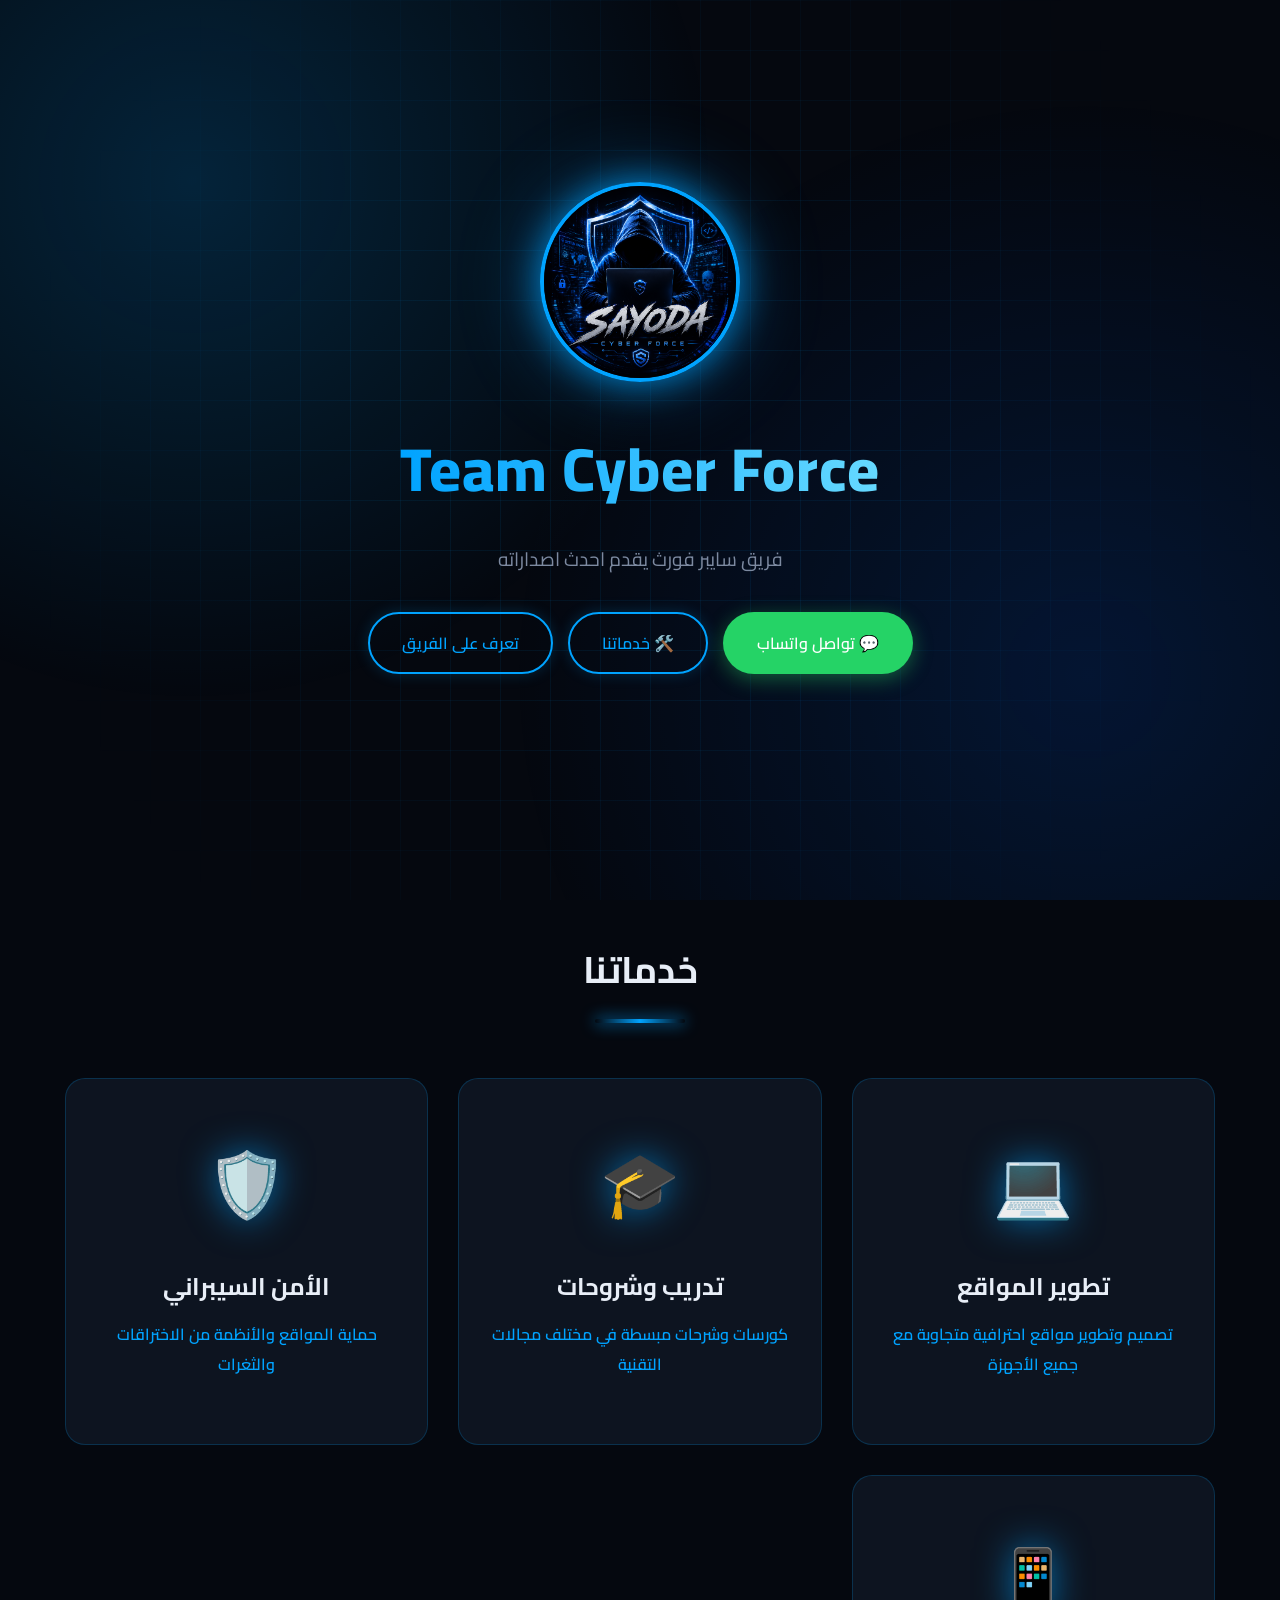
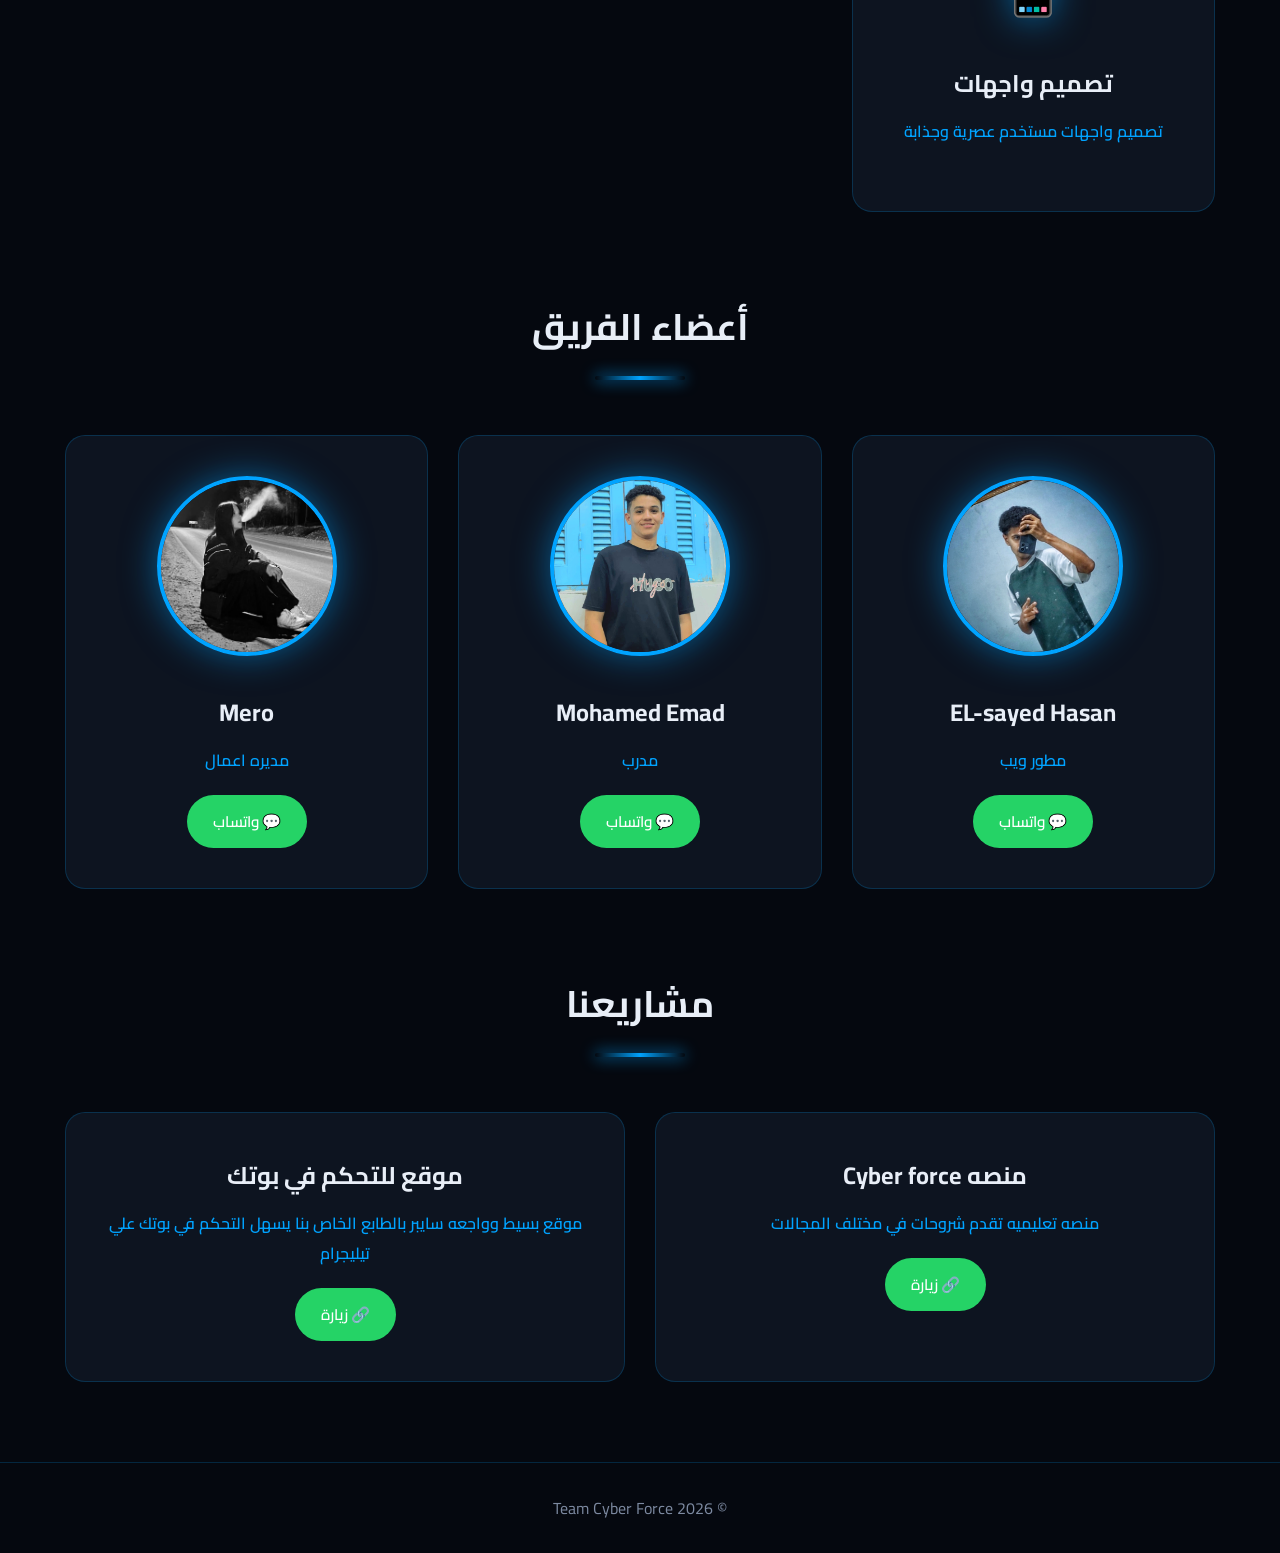
<file: index.html>
<!DOCTYPE html>
<html lang="ar" dir="rtl">
<head>
  <meta charset="UTF-8">
  <meta name="viewport" content="width=device-width, initial-scale=1.0">

  <!-- ===== الأرشفة ===== -->
  <meta name="robots" content="index, follow">
  <meta name="googlebot" content="index, follow">
  <meta name="googlebot-image" content="index, follow">

  <!-- ===== SEO ===== -->
  <title>Team Cyber Force | فريق تطوير وأمن سيبراني</title>
  <meta name="description" content="Team Cyber Force - فريق متخصص في تطوير المواقع، التدريب، والأمن السيبراني. تعرف على خدماتنا وفريقنا وتواصل معنا عبر واتساب.">
  <meta name="keywords" content="Team Cyber Force, تطوير مواقع, أمن سيبراني, تدريب, شروحات, فريق برمجة, تصميم واجهات">
  <meta name="author" content="Team Cyber Force">
  <link rel="canonical" href="https://elsayedhasaneisa1-collab.github.io/team-cyber-force-/">

  <!-- ===== Open Graph (واتساب / فيسبوك) ===== -->
  <meta property="og:type" content="website">
  <meta property="og:site_name" content="Team Cyber Force">
  <meta property="og:title" content="Team Cyber Force | فريق تطوير وأمن سيبراني">
  <meta property="og:description" content="فريق متخصص في تطوير المواقع، التدريب، والأمن السيبراني. تعرف على خدماتنا وفريقنا وتواصل معنا عبر واتساب.">
  <meta property="og:url" content="https://elsayedhasaneisa1-collab.github.io/team-cyber-force-/">
  <meta property="og:image" content="https://elsayedhasaneisa1-collab.github.io/team-cyber-force-/og-image.png">
  <meta property="og:image:secure_url" content="https://elsayedhasaneisa1-collab.github.io/team-cyber-force-/og-image.png">
  <meta property="og:image:type" content="image/png">
  <meta property="og:image:width" content="1200">
  <meta property="og:image:height" content="630">
  <meta property="og:image:alt" content="Team Cyber Force">
  <meta property="og:locale" content="ar_AR">

  <!-- ===== Twitter Card ===== -->
  <meta name="twitter:card" content="summary_large_image">
  <meta name="twitter:title" content="Team Cyber Force | فريق تطوير وأمن سيبراني">
  <meta name="twitter:description" content="فريق متخصص في تطوير المواقع، التدريب، والأمن السيبراني">
  <meta name="twitter:image" content="https://elsayedhasaneisa1-collab.github.io/team-cyber-force-/og-image.png">

  <!-- ===== Favicon ===== -->
  <link rel="icon" type="image/png" href="logo.png">

  <!-- ===== Schema ===== -->
  <script type="application/ld+json">
  {
    "@context": "https://schema.org",
    "@type": "Organization",
    "name": "Team Cyber Force",
    "url": "https://elsayedhasaneisa1-collab.github.io/team-cyber-force-/",
    "logo": "https://elsayedhasaneisa1-collab.github.io/team-cyber-force-/logo.png",
    "description": "فريق متخصص في تطوير المواقع، التدريب، والأمن السيبراني"
  }
  </script>

  <!-- ===== الخطوط والستايل ===== -->
  <link rel="stylesheet" href="style.css">
  <link href="https://fonts.googleapis.com/css2?family=Cairo:wght@400;600;800&display=swap" rel="stylesheet">
</head>

<body>

  <div class="grid-bg"></div>
  <div class="glow-bg"></div>

  <header class="hero">
    <img id="logo" src="" alt="Team Cyber Force Logo" class="logo" draggable="false">
    <h1 id="site-name"></h1>
    <p id="site-desc"></p>
    <div class="hero-buttons">
      <a id="main-whatsapp" class="btn btn-whatsapp" target="_blank">
        💬 تواصل واتساب
      </a>
      <a href="#services" class="btn btn-outline">🛠️ خدماتنا</a>
      <a href="#team" class="btn btn-outline">تعرف على الفريق</a>
    </div>
  </header>

  <section id="services" class="section">
    <h2 class="section-title">خدماتنا</h2>
    <div id="services-container" class="grid"></div>
  </section>

  <section id="team" class="section">
    <h2 class="section-title">أعضاء الفريق</h2>
    <div id="team-container" class="grid"></div>
  </section>

  <section id="projects" class="section">
    <h2 class="section-title">مشاريعنا</h2>
    <div id="projects-container" class="grid"></div>
  </section>

  <footer>
    <p>© 2026 Team Cyber Force</p>
  </footer>

  <script src="admin.js"></script>
  <script src="script.js"></script>
</body>
</html>
</file>
<file: style.css>
:root {
  --main-color: #00a3ff;
  --main-dark: #0072b8;
  --dark: #05080f;
  --card: #0d1420;
  --border: rgba(0, 163, 255, 0.2);
  --text: #e8eef7;
  --muted: #7d8aa1;
}

* { margin: 0; padding: 0; box-sizing: border-box; }

html { scroll-behavior: smooth; }

body {
  font-family: 'Cairo', sans-serif;
  background: var(--dark);
  color: var(--text);
  overflow-x: hidden;
  position: relative;

  -webkit-user-select: none;
  -moz-user-select: none;
  -ms-user-select: none;
  user-select: none;

  -webkit-touch-callout: none;
  -webkit-tap-highlight-color: transparent;
}

a, button { -webkit-user-select: auto; user-select: auto; }

img {
  -webkit-user-drag: none;
  user-drag: none;
  -webkit-touch-callout: none;
}

/* ===== خلفية المربعات ===== */
.grid-bg {
  position: fixed;
  inset: 0;
  background-image:
    linear-gradient(rgba(0, 163, 255, 0.08) 1px, transparent 1px),
    linear-gradient(90deg, rgba(0, 163, 255, 0.08) 1px, transparent 1px);
  background-size: 50px 50px;
  z-index: -2;
  animation: gridMove 20s linear infinite;
  mask-image: radial-gradient(circle at center, black 30%, transparent 80%);
  -webkit-mask-image: radial-gradient(circle at center, black 30%, transparent 80%);
}

@keyframes gridMove {
  from { background-position: 0 0; }
  to { background-position: 50px 50px; }
}

/* ===== توهج أزرق ===== */
.glow-bg {
  position: fixed;
  inset: 0;
  background:
    radial-gradient(circle at 15% 20%, rgba(0, 163, 255, 0.18), transparent 40%),
    radial-gradient(circle at 85% 75%, rgba(0, 100, 255, 0.15), transparent 45%);
  z-index: -1;
  animation: glowPulse 8s ease-in-out infinite;
}

@keyframes glowPulse {
  0%, 100% { opacity: 0.7; }
  50% { opacity: 1; }
}

/* ===== الهيدر ===== */
.hero {
  min-height: 95vh;
  display: flex;
  flex-direction: column;
  justify-content: center;
  align-items: center;
  text-align: center;
  padding: 20px;
}

.logo {
  width: 200px;
  height: 200px;
  border-radius: 50%;
  border: 4px solid var(--main-color);
  box-shadow:
    0 0 35px rgba(0, 163, 255, 0.7),
    0 0 80px rgba(0, 163, 255, 0.4),
    inset 0 0 35px rgba(0, 163, 255, 0.25);
  margin-bottom: 30px;
  animation: float 3s ease-in-out infinite;
  object-fit: cover;
}

@keyframes float {
  0%, 100% { transform: translateY(0); }
  50% { transform: translateY(-12px); }
}

.hero h1 {
  font-size: 3.8rem;
  font-weight: 800;
  background: linear-gradient(90deg, #00a3ff, #66d9ff, #00a3ff);
  background-size: 200% auto;
  -webkit-background-clip: text;
  -webkit-text-fill-color: transparent;
  background-clip: text;
  margin-bottom: 15px;
  animation: shine 3s linear infinite;
  letter-spacing: 1px;
}

@keyframes shine {
  to { background-position: 200% center; }
}

.hero p {
  color: var(--muted);
  font-size: 1.2rem;
  margin-bottom: 35px;
  max-width: 600px;
}

.hero-buttons {
  display: flex;
  gap: 15px;
  flex-wrap: wrap;
  justify-content: center;
}

/* ===== الأزرار ===== */
.btn {
  display: inline-block;
  padding: 14px 32px;
  border-radius: 50px;
  text-decoration: none;
  font-weight: 600;
  font-size: 1rem;
  transition: all 0.3s;
  cursor: pointer;
  border: 2px solid transparent;
}

.btn-whatsapp {
  background: #25D366;
  color: white;
  box-shadow: 0 5px 20px rgba(37, 211, 102, 0.4);
}

.btn-whatsapp:hover {
  transform: translateY(-3px);
  box-shadow: 0 10px 30px rgba(37, 211, 102, 0.7);
}

.btn-outline {
  background: transparent;
  border: 2px solid var(--main-color);
  color: var(--main-color);
  box-shadow: 0 0 15px rgba(0, 163, 255, 0.2);
}

.btn-outline:hover {
  background: var(--main-color);
  color: var(--dark);
  box-shadow: 0 0 30px rgba(0, 163, 255, 0.6);
}

/* ===== الأقسام ===== */
.section {
  max-width: 1200px;
  margin: 80px auto;
  padding: 0 25px;
}

.section-title {
  font-size: 2.3rem;
  text-align: center;
  margin-bottom: 55px;
  position: relative;
  color: var(--text);
}

.section-title::after {
  content: "";
  display: block;
  width: 90px;
  height: 4px;
  background: linear-gradient(90deg, transparent, var(--main-color), transparent);
  margin: 15px auto 0;
  border-radius: 2px;
  box-shadow: 0 0 15px var(--main-color);
}

.grid {
  display: grid;
  grid-template-columns: repeat(auto-fit, minmax(280px, 1fr));
  gap: 30px;
}

/* ===== الكروت ===== */
/* 👈 ظاهرة افتراضياً عشان لو الأنيميشن وقع متبقاش فاضية */
.card {
  background: var(--card);
  padding: 40px 25px;
  border-radius: 20px;
  text-align: center;
  border: 1px solid var(--border);
  transition: all 0.4s;
  opacity: 1;
  transform: translateY(0);
  position: relative;
  overflow: hidden;
}

/* لو الأنيميشن شغال، نخفيها في الأول */
.card:not(.visible) {
  opacity: 0;
  transform: translateY(30px);
}

.card.visible {
  opacity: 1;
  transform: translateY(0);
}

.card::before {
  content: "";
  position: absolute;
  inset: 0;
  background: radial-gradient(circle at top, rgba(0, 163, 255, 0.08), transparent 70%);
  opacity: 0;
  transition: opacity 0.4s;
}

.card:hover {
  transform: translateY(-10px);
  border-color: var(--main-color);
  box-shadow:
    0 15px 40px rgba(0, 163, 255, 0.25),
    0 0 0 1px rgba(0, 163, 255, 0.3);
}

.card:hover::before { opacity: 1; }

.card img {
  width: 180px;
  height: 180px;
  border-radius: 50%;
  object-fit: cover;
  border: 4px solid var(--main-color);
  margin-bottom: 25px;
  box-shadow: 0 0 35px rgba(0, 163, 255, 0.5);
  position: relative;
}

.card h3 {
  font-size: 1.5rem;
  margin-bottom: 10px;
  position: relative;
}

.card .role {
  color: var(--main-color);
  font-size: 1rem;
  margin-bottom: 20px;
  font-weight: 600;
  position: relative;
}

.card .whatsapp-btn {
  display: inline-flex;
  align-items: center;
  gap: 8px;
  background: #25D366;
  color: white;
  padding: 12px 26px;
  border-radius: 50px;
  text-decoration: none;
  font-size: 0.95rem;
  font-weight: 600;
  transition: all 0.3s;
  position: relative;
}

.card .whatsapp-btn:hover {
  transform: scale(1.05);
  box-shadow: 0 5px 25px rgba(37, 211, 102, 0.6);
}

/* ===== كروت الخدمات ===== */
.service-card {
  padding: 45px 25px;
}

.service-card::after {
  content: "";
  position: absolute;
  top: 0;
  left: 0;
  right: 0;
  height: 3px;
  background: linear-gradient(90deg, var(--main-color), #66d9ff);
  transform: scaleX(0);
  transform-origin: right;
  transition: transform 0.4s;
}

.service-card:hover::after {
  transform: scaleX(1);
  transform-origin: left;
}

.service-icon {
  font-size: 4rem;
  margin-bottom: 20px;
  display: inline-block;
  transition: transform 0.4s;
  filter: drop-shadow(0 0 18px rgba(0, 163, 255, 0.6));
  position: relative;
}

.service-card:hover .service-icon {
  transform: scale(1.2) rotate(-5deg);
}

/* ===== الفوتر ===== */
footer {
  text-align: center;
  padding: 30px;
  color: var(--muted);
  border-top: 1px solid var(--border);
  margin-top: 60px;
}

/* ===== موبايل ===== */
@media (max-width: 600px) {
  .hero h1 { font-size: 2.3rem; }
  .section-title { font-size: 1.7rem; }
  .logo { width: 140px; height: 140px; }
  .card img { width: 140px; height: 140px; }
  .btn { padding: 12px 24px; font-size: 0.9rem; }
}
</file>
